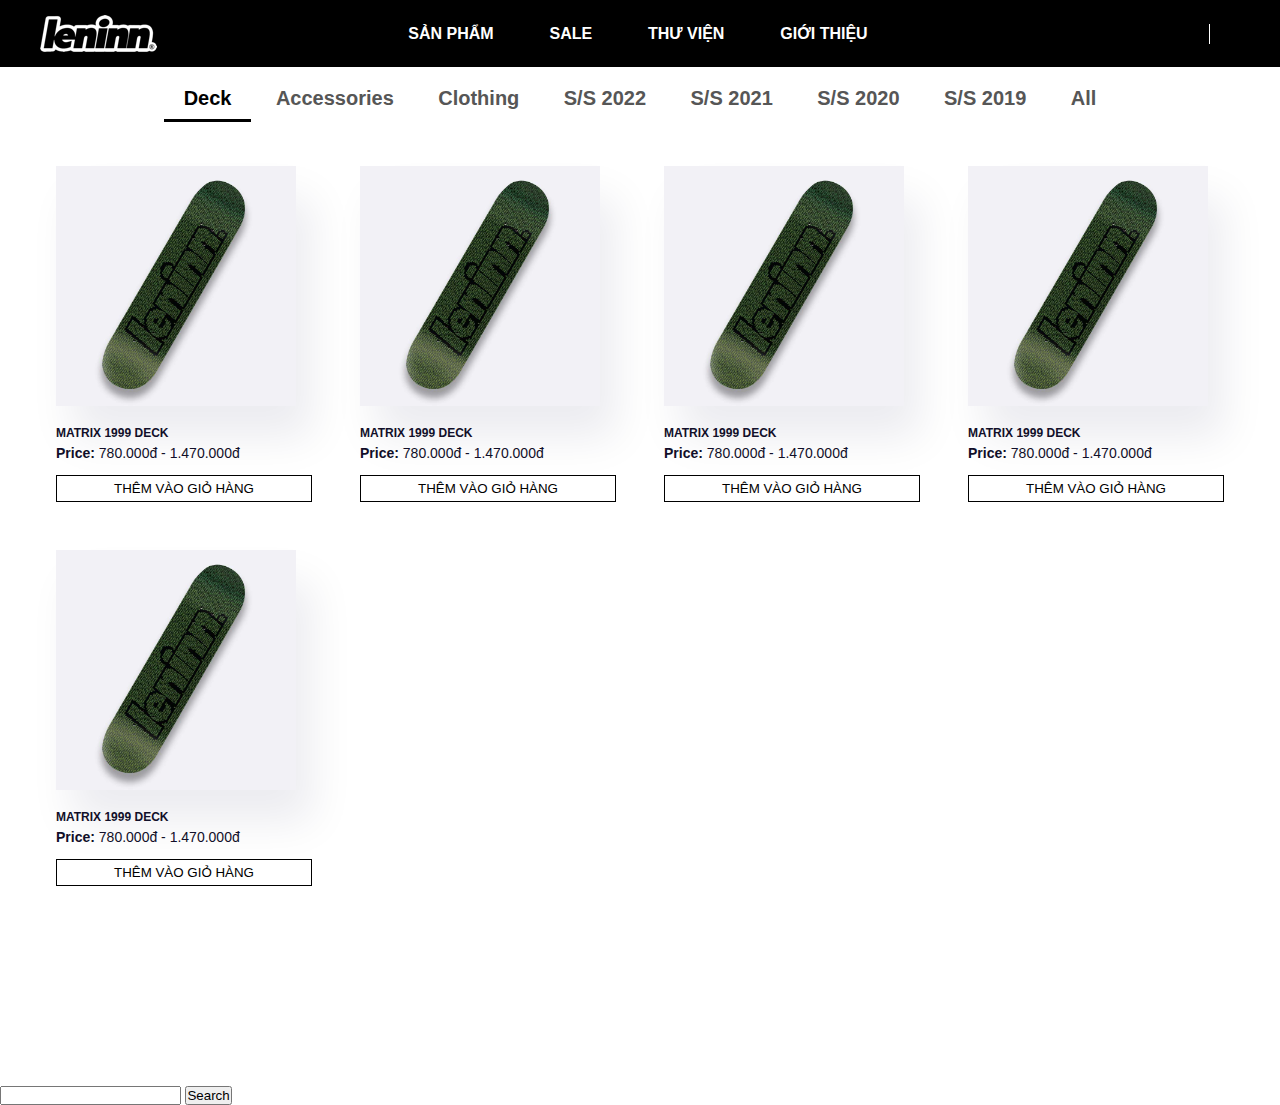
<file: index.html>
<!DOCTYPE html>
<html lang="en">

<head>
    <meta charset="UTF-8">
    <meta http-equiv="X-UA-Compatible" content="IE=edge">
    <meta name="viewport" content="width=device-width, initial-scale=1.0">
    <link rel="stylesheet" href="style.css">
    <link rel="stylesheet" href="https://cdnjs.cloudflare.com/ajax/libs/font-awesome/6.3.0/css/all.min.css"
        integrity="sha512-SzlrxWUlpfuzQ+pcUCosxcglQRNAq/DZjVsC0lE40xsADsfeQoEypE+enwcOiGjk/bSuGGKHEyjSoQ1zVisanQ=="
        crossorigin="anonymous" referrerpolicy="no-referrer" />
    <title>Buổi 5</title>
</head>

<body>
    <div class="container">
        <!-- Menu -->
        <div class="top-menu">
            <img src="./images/logo.png" alt="logo">

            <div class="page">
                <a href="#">SẢN PHẨM</a>
                <a href="#">SALE</a>
                <a href="#">THƯ VIỆN</a>
                <a href="#">GIỚI THIỆU</a>
            </div>

            <div class="icon">
                <i class="fa-solid fa-magnifying-glass"></i>
                <a href="cart.html">
                    <i class="fa-solid fa-cart-shopping"></i>
                </a>
                <a href="login.html">
                    <i class="fa-solid fa-user" id="users"></i>
                </a>
                <div class="lines"></div>
                <i class="fa-solid fa-globe"></i>
            </div>
        </div>

        <!-- Main -->
        <div class="main">
            <!-- Selector -->
            <div class="selectors">
                <a href="#" class="highlight">Deck</a>
                <a href="#">Accessories</a>
                <a href="#">Clothing</a>
                <a href="#">S/S 2022</a>
                <a href="#">S/S 2021</a>
                <a href="#">S/S 2020</a>
                <a href="#">S/S 2019</a>
                <a href="#">All</a>
            </div>

            <!-- Render products -->
            <div id="products">
                <div class="card"><img class="img-container" src="images/matrix-1999-1.jpg">
                    <div class="container">
                        <h5>MATRIX 1999 DECK</h5>
                        <h6><b>Price: </b>780.000đ - 1.470.000đ</h6><button
                            onclick="addToCart('MATRIX 1999 DECK')">Thêm vào giỏ hàng</button>
                    </div>
                </div>
                <div class="card"><img class="img-container" src="images/matrix-1999-1.jpg">
                    <div class="container">
                        <h5>MATRIX 1999 DECK</h5>
                        <h6><b>Price: </b>780.000đ - 1.470.000đ</h6><button
                            onclick="addToCart('MATRIX 1999 DECK')">Thêm vào giỏ hàng</button>
                    </div>
                </div>
                <div class="card"><img class="img-container" src="images/matrix-1999-1.jpg">
                    <div class="container">
                        <h5>MATRIX 1999 DECK</h5>
                        <h6><b>Price: </b>780.000đ - 1.470.000đ</h6><button
                            onclick="addToCart('MATRIX 1999 DECK')">Thêm vào giỏ hàng</button>
                    </div>
                </div>
                <div class="card"><img class="img-container" src="images/matrix-1999-1.jpg">
                    <div class="container">
                        <h5>MATRIX 1999 DECK</h5>
                        <h6><b>Price: </b>780.000đ - 1.470.000đ</h6><button
                            onclick="addToCart('MATRIX 1999 DECK')">Thêm vào giỏ hàng</button>
                    </div>
                </div>
                <div class="card"><img class="img-container" src="images/matrix-1999-1.jpg">
                    <div class="container">
                        <h5>MATRIX 1999 DECK</h5>
                        <h6><b>Price: </b>780.000đ - 1.470.000đ</h6><button
                            onclick="addToCart('MATRIX 1999 DECK')">Thêm vào giỏ hàng</button>
                    </div>
                </div>
            </div>
            <div class="search">
                <input type="text" id="searchInput">
                <button onclick="search()">Search</button>
            </div>
        </div>
    </div>
    <script src="index.js"></script>
</body>

</html>
</file>
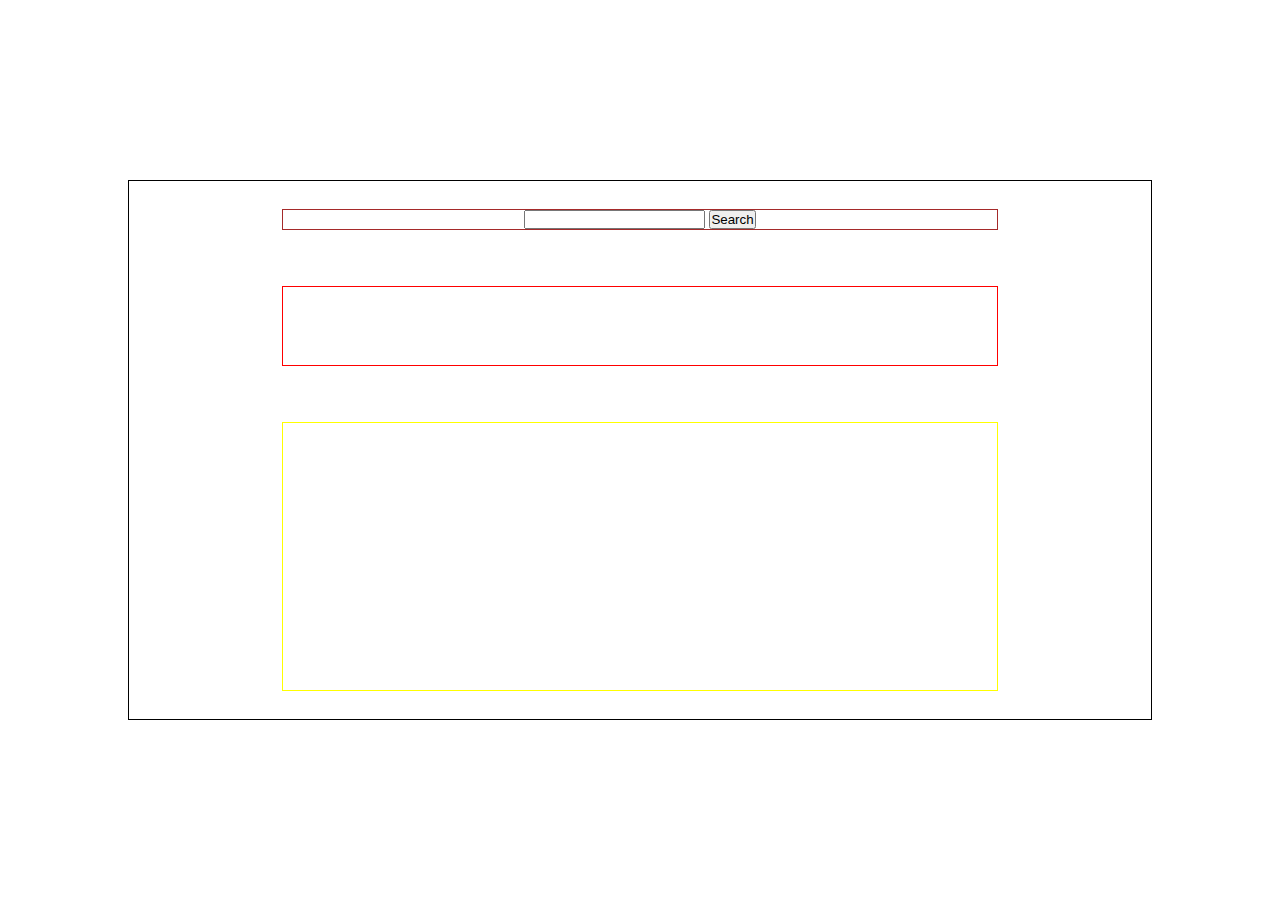
<file: wheather-api/index.html>
<!DOCTYPE html>
<html lang="en">
<head>
    <meta charset="UTF-8">
    <meta http-equiv="X-UA-Compatible" content="IE=edge">
    <meta name="viewport" content="width=device-width, initial-scale=1.0">
    <link rel="stylesheet" href="style.css">
    <title>Document</title>
</head>
<body>
    <div class="main">
     <div id="search">
        <input type="text" id="searchInput">
        <button onclick="search()">Search</button>
     </div>   
     <div id="name-country">

     </div>
     <div id="condition">
        
     </div>
    </div>
    <script src="index1.js"></script>
</body>
</html>
</file>
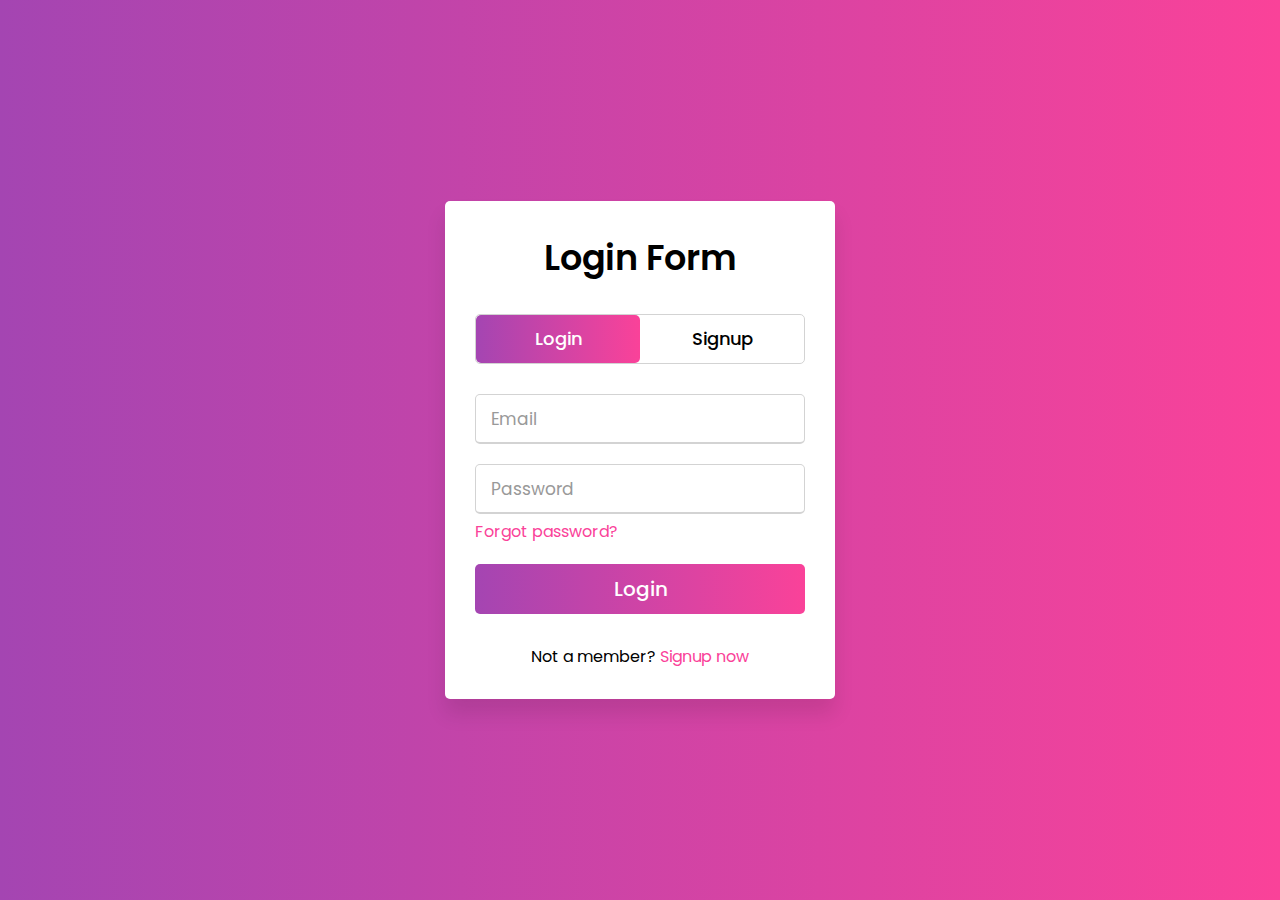
<file: spck/login2.html>
<!DOCTYPE html>
<html lang="en" dir="ltr">
   <head>
      <meta charset="utf-8">
      <title>Login </title>
      <link rel="stylesheet" href="login2.css">
      <meta name="viewport" content="width=device-width, initial-scale=1.0">
   </head>
   <body>
      <div class="wrapper">
         <div class="title-text">
            <div class="title login">
               Login Form
            </div>
            <div class="title signup">
               Signup Form
            </div>
         </div>
         <div class="form-container">
            <div class="slide-controls">
               <input type="radio" name="slide" id="login" checked>
               <input type="radio" name="slide" id="signup">
               <label for="login" class="slide login">Login</label>
               <label for="signup" class="slide signup">Signup</label>
               <div class="slider-tab"></div>
            </div>
            <div class="form-inner">
               <form action="#" class="login">
                  <div class="field">
                     <input type="text" placeholder="Email " required>
                  </div>
                  <div class="field">
                     <input type="password" placeholder="Password" required>
                  </div>
                  <div class="pass-link">
                     <a href="#">Forgot password?</a>
                  </div>
                  <div class="field btn">
                     <div class="btn-layer"></div>
                     <input type="submit" value="Login">
                  </div>
                  <div class="signup-link">
                     Not a member? <a href="">Signup now</a>
                  </div>
               </form>
               <form action="#" class="signup">
                  <div class="field">
                     <input type="text" placeholder="Email " required>
                  </div>
                  <div class="field">
                     <input type="password" placeholder="Password" required>
                  </div>
                  <div class="field">
                     <input type="password" placeholder="Confirm password" required>
                  </div>
                  <div class="field btn">
                     <div class="btn-layer"></div>
                     <input type="submit" value="Signup">
                  </div>
               </form>
            </div>
         </div>
      </div>
      <script>
         const loginText = document.querySelector(".title-text .login");
         const loginForm = document.querySelector("form.login");
         const loginBtn = document.querySelector("label.login");
         const signupBtn = document.querySelector("label.signup");
         const signupLink = document.querySelector("form .signup-link a");
         signupBtn.onclick = (()=>{
           loginForm.style.marginLeft = "-50%";
           loginText.style.marginLeft = "-50%";
         });
         loginBtn.onclick = (()=>{
           loginForm.style.marginLeft = "0%";
           loginText.style.marginLeft = "0%";
         });
         signupLink.onclick = (()=>{
           signupBtn.click();
           return false;
         });
      </script>
   </body>
</html>
</file>
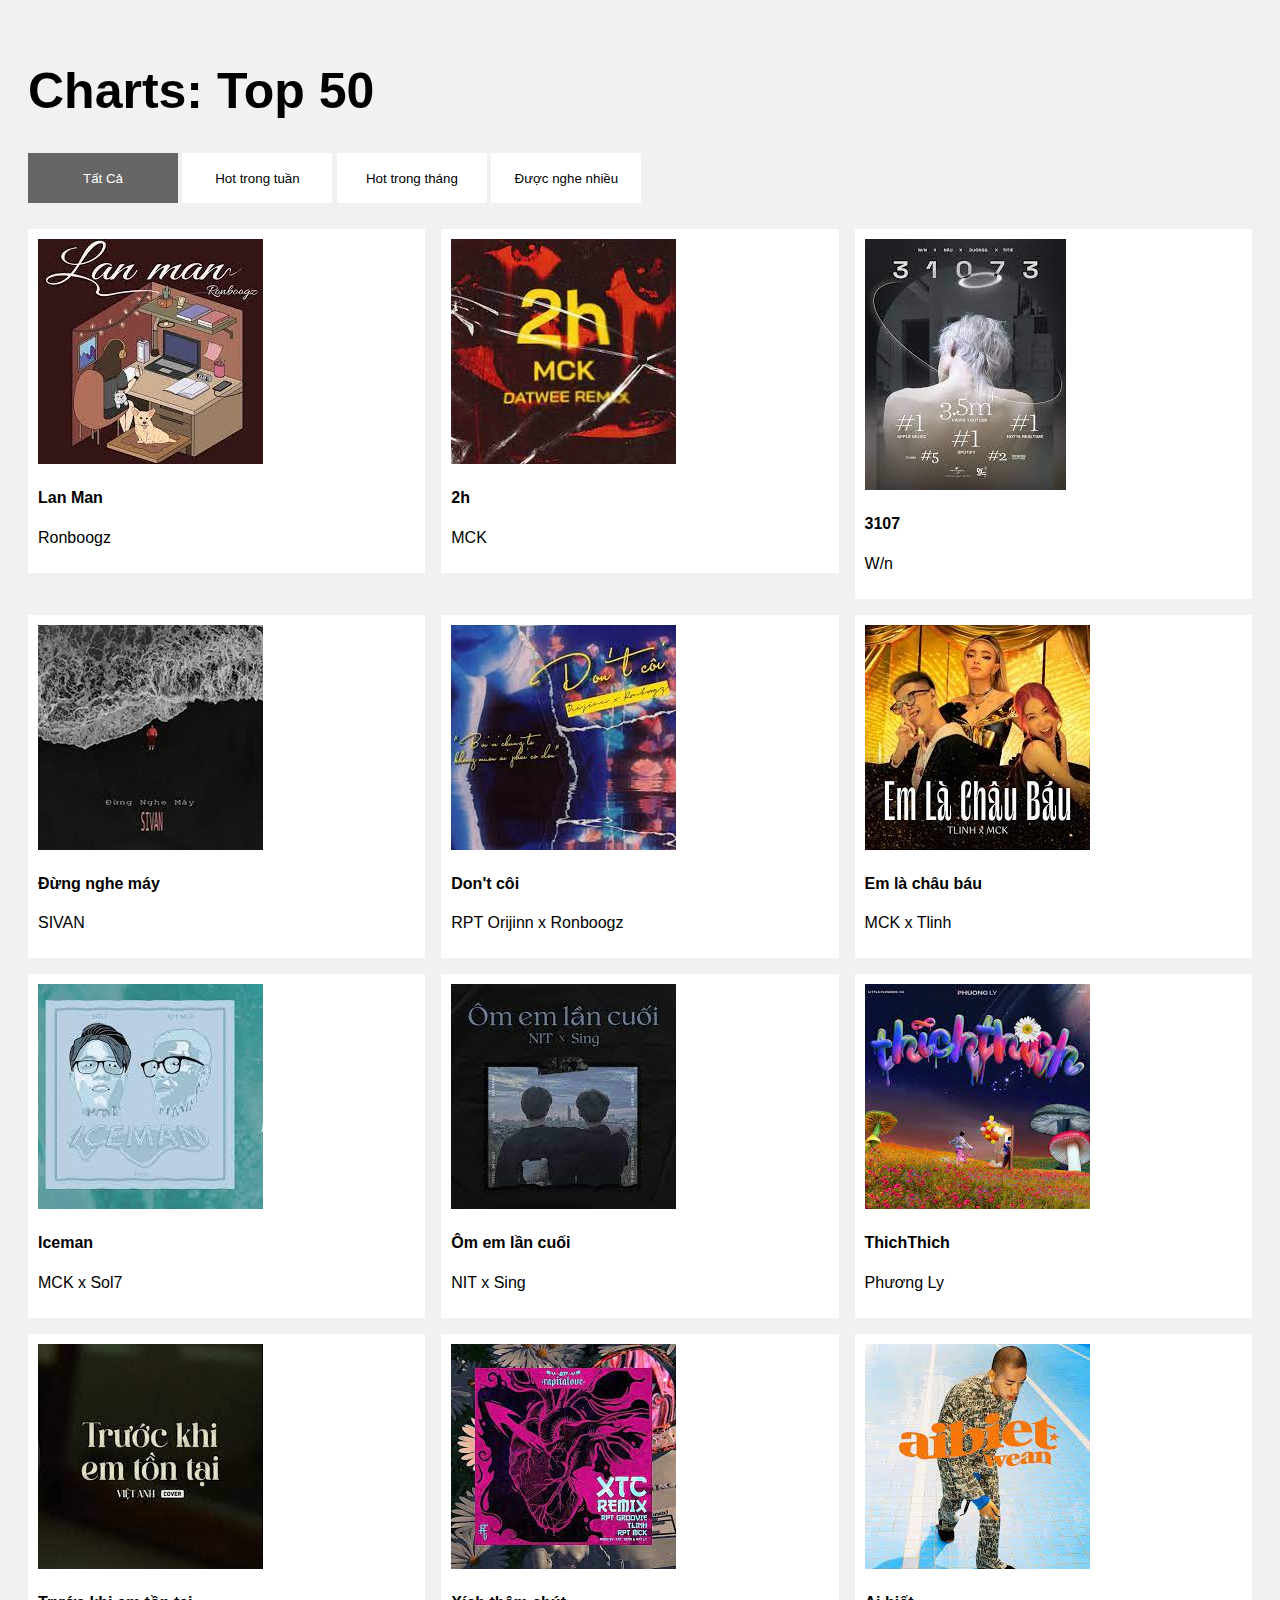
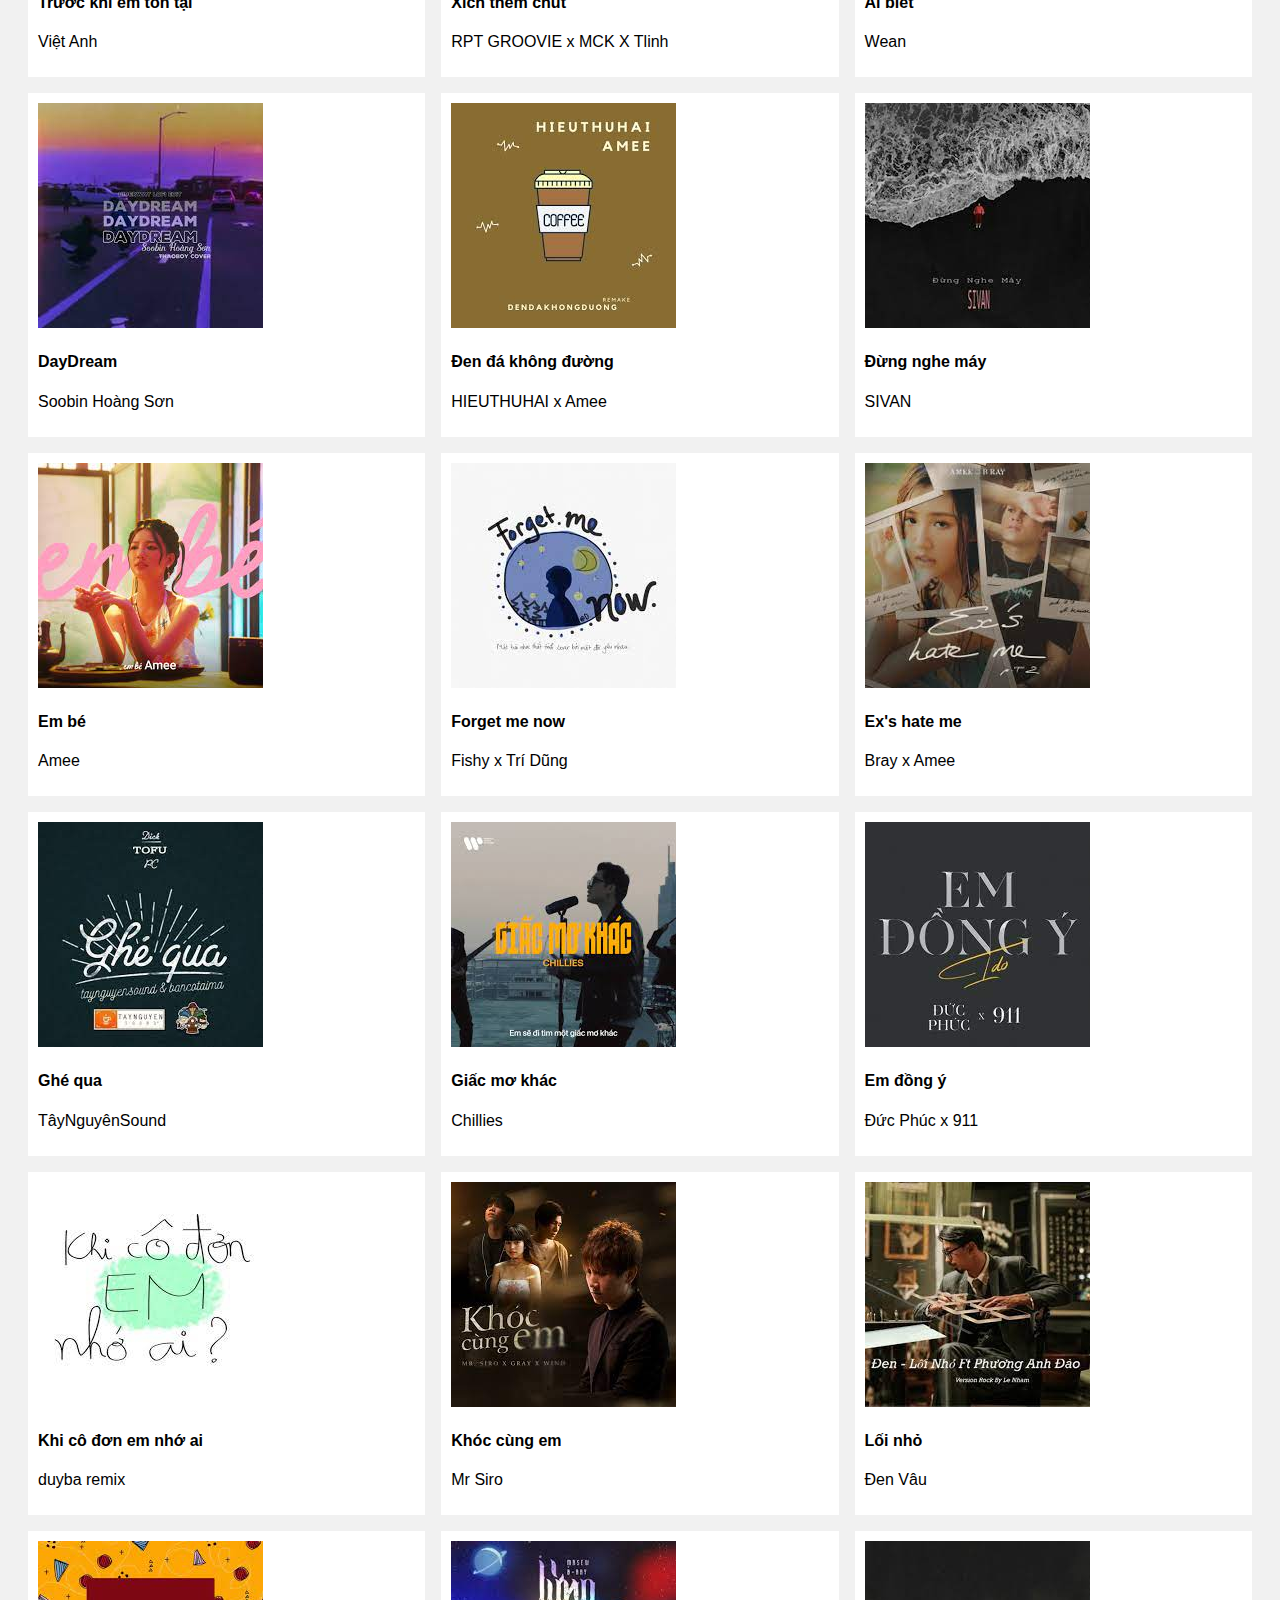
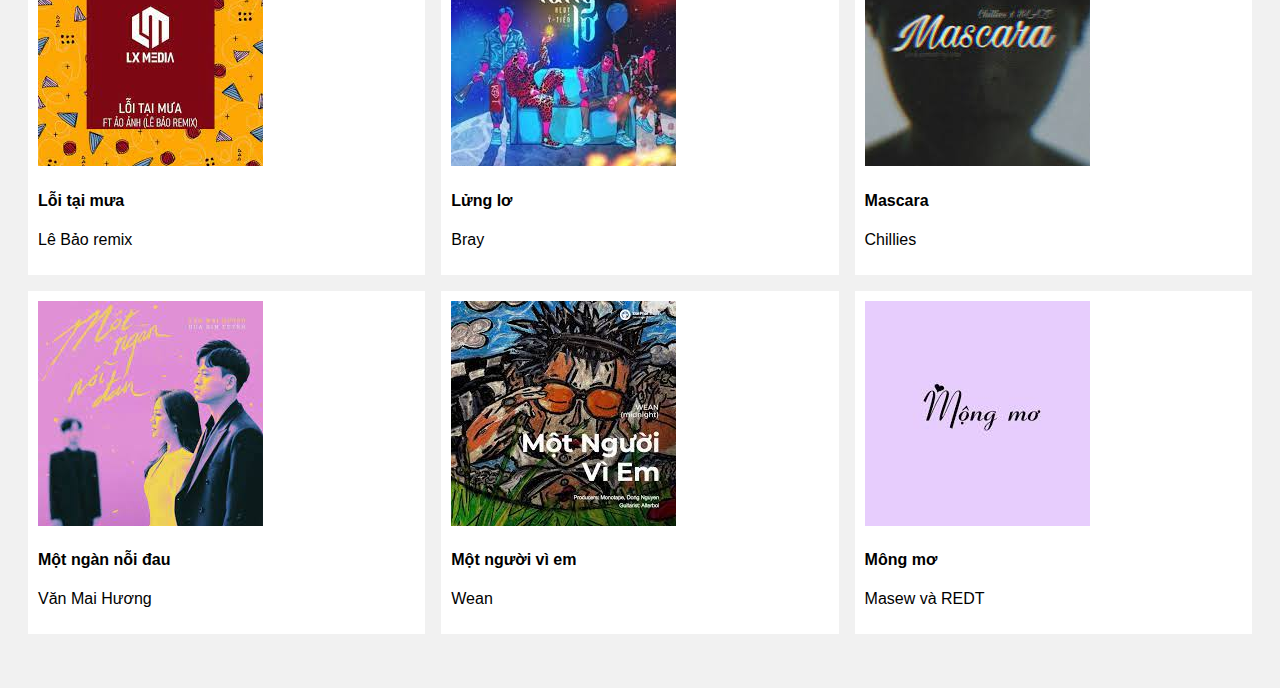
<file: spck/new-hot.html>
<!DOCTYPE html>
<html lang="en">
<head>
    <meta charset="UTF-8">
    <meta name="viewport" content="width=device-width, initial-scale=1.0">
    <link rel="stylesheet" href="top50.css">
    <title>Document</title>
</head>
<body>
    <h1>Charts: Top 50</h1>
    <div id="myBtnContainer">
        <button class="btn active" onclick="filterSelection('all')"> Tất Cả</button>
        <button class="btn" onclick="filterSelection('nature')"> Hot trong tuần</button>
        <button class="btn" onclick="filterSelection('cars')"> Hot trong tháng </button>
        <button class="btn" onclick="filterSelection('people')"> Được nghe nhiều</button>
    </div>
      
   
      <div class="row">
        <div class="column nature">
          <div class="content">
            <img src="./images/Lanman.jfif"  >
            <h4>Lan Man</h4>
            <p>Ronboogz</p>
          </div>
        </div>
        <div class="column nature">
          <div class="content">
          <img src="./images/2h.jfif" >
            <h4>2h</h4>
            <p>MCK</p>
          </div>
        </div>
        <div class="column nature">
          <div class="content">
          <img src="images/3107.jfif"  >
            <h4>3107</h4>
            <p>W/n</p>
          </div>
        </div>
        
        <div class="column cars">
          <div class="content">
            <img src="./images/dnm.jfif"  >
            <h4>Đừng nghe máy</h4>
            <p>SIVAN</p>
          </div>
        </div>
        <div class="column cars">
          <div class="content">
          <img src="./images/don'tcoi.jfif"  >
            <h4>Don't côi</h4>
            <p>RPT Orijinn x Ronboogz</p>
          </div>
        </div>
        <div class="column cars">
          <div class="content">
          <img src="./images/elcb.jfif"  >
            <h4>Em là châu báu</h4>
            <p>MCK x Tlinh</p>
          </div>
        </div>
        <div class="column people">
          <div class="content">
            <img src="./images/iceman1.jfif"  >
            <h4>Iceman</h4>
            <p>MCK x Sol7</p>
          </div>
        </div>
        <div class="column people">
          <div class="content">
          <img src="./images/oelc.jfif"  >
            <h4>Ôm em lần cuối</h4>
            <p>NIT x Sing</p>
          </div>
        </div>
        <div class="column people">
          <div class="content">
          <img src="./images/thichthich.jfif"  >
            <h4>ThichThich</h4>
            <p>Phương Ly</p>
          </div>
        </div>
        <div class="column people">
            <div class="content">
              <img src="./images/tkett.jfif"  >
              <h4>Trước khi em tồn tại</h4>
              <p>Việt Anh</p>
            </div>
        </div>
        <div class="column people">
            <div class="content">
            <img src="./images/xtc.jfif"  >
              <h4>Xích thêm chút</h4>
              <p>RPT GROOVIE x MCK X Tlinh</p>
             </div>
        </div>
          <div class="column people">
            <div class="content">
            <img src="./images/aibiet.jfif"  >
              <h4>Ai biết</h4>
              <p>Wean</p>
            </div>
        </div>
        <div class="column people">
            <div class="content">
              <img src="./images/daydream.jfif"  >
              <h4>DayDream</h4>
              <p>Soobin Hoàng Sơn </p>
            </div>
        </div>
        <div class="column people">
            <div class="content">
            <img src="./images/ddkd.jfif"  >
              <h4>Đen đá không đường</h4>
              <p>HIEUTHUHAI x Amee</p>
             </div>
        </div>
          <div class="column people">
            <div class="content">
            <img src="./images/dnm.jfif"  >
              <h4>Đừng nghe máy</h4>
              <p> SIVAN</p>
            </div>
        </div>
        <div class="column people">
            <div class="content">
              <img src="./images/embe.jfif"  >
              <h4>Em bé</h4>
              <p>Amee</p>
            </div>
        </div>
        <div class="column people">
            <div class="content">
            <img src="./images/forgetmenow.jfif"  >
              <h4>Forget me now</h4>
              <p>Fishy x Trí Dũng</p>
             </div>
        </div>
          <div class="column people">
            <div class="content">
            <img src="./images/exhateme.jfif"  >
              <h4>Ex's hate me</h4>
              <p>Bray x Amee</p>
            </div>
        </div>
        <div class="column people">
            <div class="content">
              <img src="./images/ghequa.jfif"  >
              <h4>Ghé qua</h4>
              <p>TâyNguyênSound</p>
            </div>
        </div>
        <div class="column people">
            <div class="content">
            <img src="./images/gmk2.jfif"  >
              <h4>Giấc mơ khác</h4>
              <p>Chillies</p>
             </div>
        </div>
          <div class="column people">
            <div class="content">
            <img src="./images/ido.jfif"  >
              <h4>Em đồng ý</h4>
              <p>Đức Phúc x 911</p>
            </div>
        </div>
        <div class="column people">
            <div class="content">
              <img src="./images/kcdena.jfif"  >
              <h4>Khi cô đơn em nhớ ai</h4>
              <p>duyba remix</p>
            </div>
        </div>
        <div class="column people">
            <div class="content">
            <img src="./images/kce.jfif"  >
              <h4>Khóc cùng em</h4>
              <p>Mr Siro</p>
             </div>
        </div>
          <div class="column people">
            <div class="content">
            <img src="./images/loinho.jfif"  >
              <h4>Lối nhỏ</h4>
              <p>Đen Vâu</p>
            </div>
        </div>
        <div class="column people">
            <div class="content">
              <img src="./images/ltm.jfif"  >
              <h4>Lỗi tại mưa</h4>
              <p>Lê Bảo remix</p>
            </div>
        </div>
        <div class="column people">
            <div class="content">
            <img src="./images/lunglo.jfif" >
              <h4>Lửng lơ</h4>
              <p>Bray</p>
             </div>
        </div>
          <div class="column people">
            <div class="content">
            <img src="./images/mascara.jfif"  >
              <h4>Mascara</h4>
              <p>Chillies</p>
            </div>
        </div>
        <div class="column people">
            <div class="content">
              <img src="./images/mnnd.jfif"  >
              <h4>Một ngàn nỗi đau</h4>
              <p>Văn Mai Hương</p>
            </div>
        </div>
        <div class="column people">
            <div class="content">
            <img src="./images/mnve.jfif"  >
              <h4>Một người vì em</h4>
              <p>Wean</p>
             </div>
        </div>
          <div class="column people">
            <div class="content">
            <img src="./images/mongmo.jfif"  >
              <h4>Mông mơ</h4>
              <p>Masew và REDT</p>
            </div>
        </div>
   </div>

        <script src="top50.js"></script>
</body>
</html>
</file>
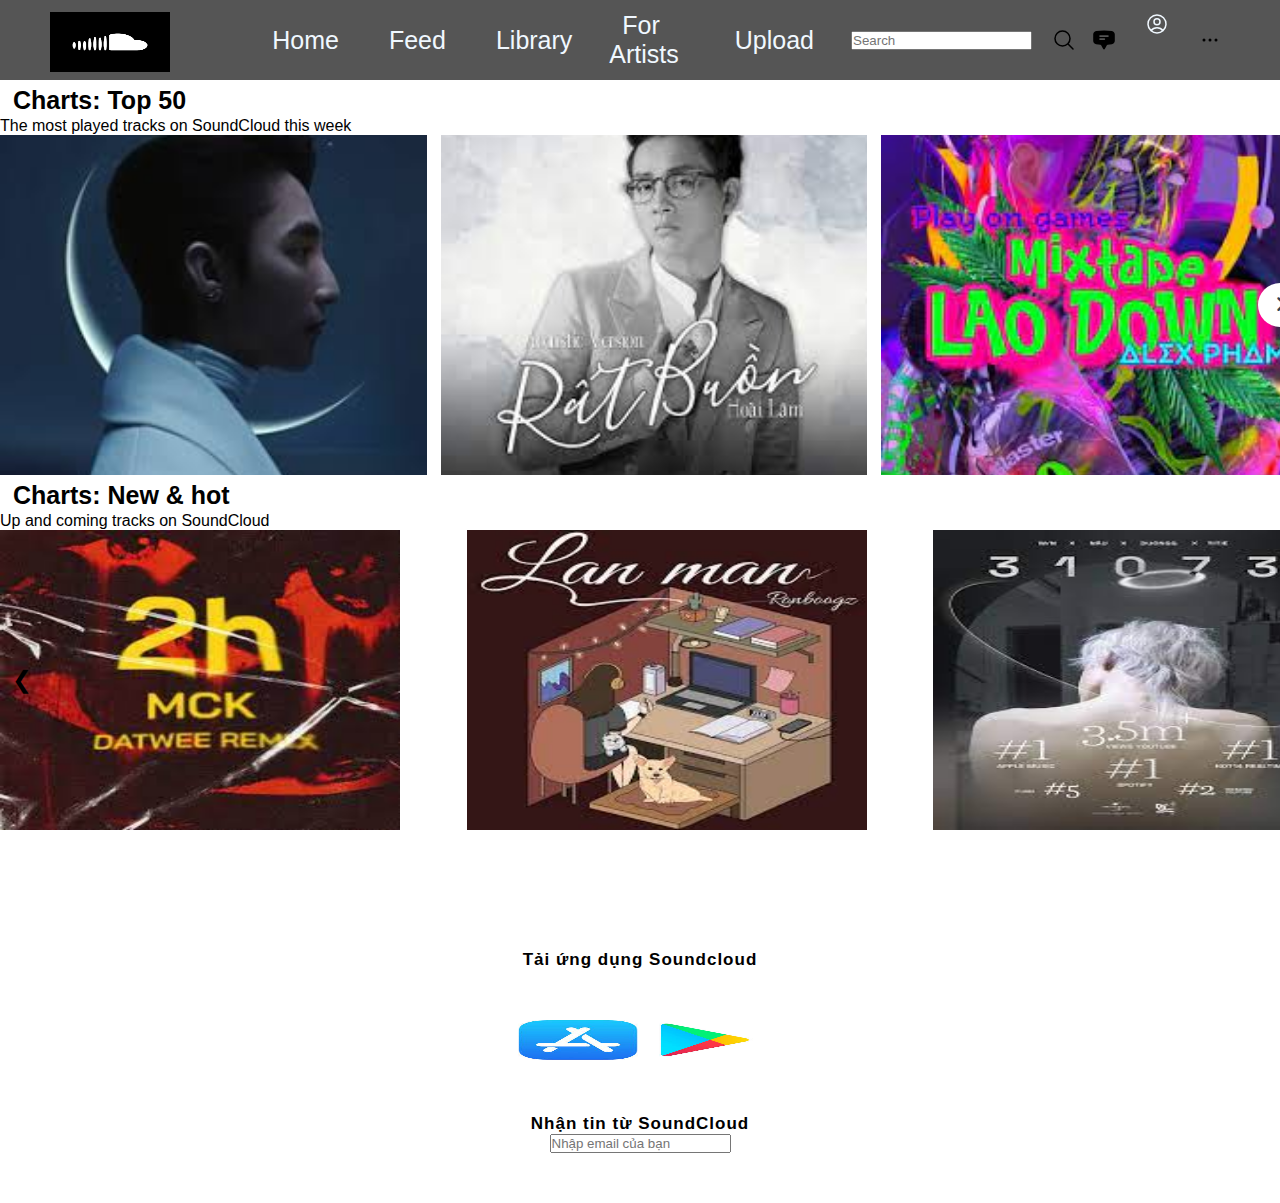
<file: spck/spck.html>
<!DOCTYPE html>
<!-- Coding By CodingNepal - youtube.com/codingnepal -->
<html lang="en" dir="ltr">
  <head>
    <meta charset="utf-8">
    <title>Draggable Image Slider | CodingNepal</title>
    <link rel="stylesheet" href="spck.css">
    <meta name="viewport" content="width=device-width, initial-scale=1.0">
    <link rel="stylesheet" href="https://cdnjs.cloudflare.com/ajax/libs/font-awesome/6.2.0/css/all.min.css">
    <script src="spck.js" defer></script>
  </head>
  <body>
    <header>
        <div class="logo">
            <img src="[data-uri]">
        </div>
        <div class="menu">
            <li><a href="#">Home</a></li>
            <li><a href="#">Feed</a></li>
            <li><a href="#">Library</a></li>
            <li><a href="#">For Artists</a></li>
            <li><a href="#">Upload</a></li>
        </div>
        <div class="others">
             <li><input type="text" placeholder="Search"> <i class="site-header_search-input"></i></li>
        </div>
        <div class="icon-bar">   
              <svg xmlns="http://www.w3.org/2000/svg" fill="none" viewBox="0 0 24 24" stroke-width="1.5" stroke="currentColor" class="w-6 h-6">
                <path stroke-linecap="round" stroke-linejoin="round" d="M21 21l-5.197-5.197m0 0A7.5 7.5 0 105.196 5.196a7.5 7.5 0 0010.607 10.607z" />
              </svg>             
              <svg xmlns="http://www.w3.org/2000/svg" viewBox="0 0 20 20" fill="currentColor" class="w-5 h-5">
                <path fill-rule="evenodd" d="M10 2c-2.236 0-4.43.18-6.57.524C1.993 2.755 1 4.014 1 5.426v5.148c0 1.413.993 2.67 2.43 2.902 1.168.188 2.352.327 3.55.414.28.02.521.18.642.413l1.713 3.293a.75.75 0 001.33 0l1.713-3.293a.783.783 0 01.642-.413 41.102 41.102 0 003.55-.414c1.437-.231 2.43-1.49 2.43-2.902V5.426c0-1.413-.993-2.67-2.43-2.902A41.289 41.289 0 0010 2zM6.75 6a.75.75 0 000 1.5h6.5a.75.75 0 000-1.5h-6.5zm0 2.5a.75.75 0 000 1.5h3.5a.75.75 0 000-1.5h-3.5z" clip-rule="evenodd" />
               </svg>             
              <a href="login2.html"><svg xmlns="http://www.w3.org/2000/svg" fill="none" viewBox="0 0 24 24" stroke-width="1.5" stroke="currentColor" class="w-6 h-6" >
                <path stroke-linecap="round" stroke-linejoin="round" d="M17.982 18.725A7.488 7.488 0 0012 15.75a7.488 7.488 0 00-5.982 2.975m11.963 0a9 9 0 10-11.963 0m11.963 0A8.966 8.966 0 0112 21a8.966 8.966 0 01-5.982-2.275M15 9.75a3 3 0 11-6 0 3 3 0 016 0z"  />
              </svg> </a>
               <svg xmlns="http://www.w3.org/2000/svg" fill="none" viewBox="0 0 24 24" stroke-width="1.5" stroke="currentColor" class="w-6 h-6">
                <path stroke-linecap="round" stroke-linejoin="round" d="M6.75 12a.75.75 0 11-1.5 0 .75.75 0 011.5 0zM12.75 12a.75.75 0 11-1.5 0 .75.75 0 011.5 0zM18.75 12a.75.75 0 11-1.5 0 .75.75 0 011.5 0z" />
              </svg>
        </div>           
        
    </header>
    <h1><a href="top50.html">Charts: Top 50</a></h1>
    <p>The most played tracks on SoundCloud this week</p>
    <div class="wrapper">
      <i id="left" class="fa-solid fa-angle-left"></i>
      <div class="carousel1">       
        <img src="./images/makingmyway.jfif" alt="img" draggable="false">
        <img src="./images/ratbuon.jfif" alt="img" draggable="false">
        <img src="./images/laodown.jfif" alt="img" draggable="false">
        <img src="./images/lebao.jfif" alt="img" draggable="false">
        <img src="./images/overtired.jfif" alt="img" draggable="false">
        <img src="./images/kyxđn.jfif" alt="img" draggable="false">
        <img src="./images/taivisao.jfif" alt="img" draggable="false">
        <img src="./images/cmdnt.jfif" alt="img" draggable="false">
        <img src="./images/giayphut.jfif" alt="img" draggable="false">
      </div>
      <i id="right" class="fa-solid fa-angle-right"></i>
    </div>
    <h1><a href="new-hot.html">Charts: New & hot</a></h1>
    <p>Up and coming tracks on SoundCloud</p>
    <div class="carousel">
      <div class="carousel-container">
        <div class="slide">
          <img src="./images/2h.jfif" alt="Slide 1" width=100%>
        </div>
        <div class="slide">
          <img src="./images/Lanman.jfif" alt="Slide 2" >
        </div>
        <div class="slide">
          <img src="./images/3107.jfif" alt="Slide 3" width=100%>
        </div>
        <div class="slide">
          <img src="./images/don'tcoi.jfif" alt="Slide 4" width=100%>
        </div>
        <div class="slide">
          <img src="./images/iceman.jfif" alt="Slide 5" width=100%>
        </div>
        <div class="slide">
          <img src="./images/elcb.jfif" alt="Slide 6" width=100%>
        </div>
        <div class="slide">
          <img src="./images/aibiet.jfif" alt="Slide 6" width=100%>
        </div>
        <div class="slide">
          <img src="./images/embe.jfif" alt="Slide 6" width=100%>
        </div>
      </div>
      <button class="carousel-prev-btn">&#10094;</button>
      <button class="carousel-next-btn">&#10095;</button>
    </div>
  <section class="app-container">
     <p>Tải ứng dụng Soundcloud</p>
     <div class="app">
      <img src="[data-uri]">
      <img src="[data-uri]">
    </div>
  <p>Nhận tin từ SoundCloud</p>
  <input type="text" placeholder="Nhập email của bạn">
  </section>

</body>
</html>
</file>
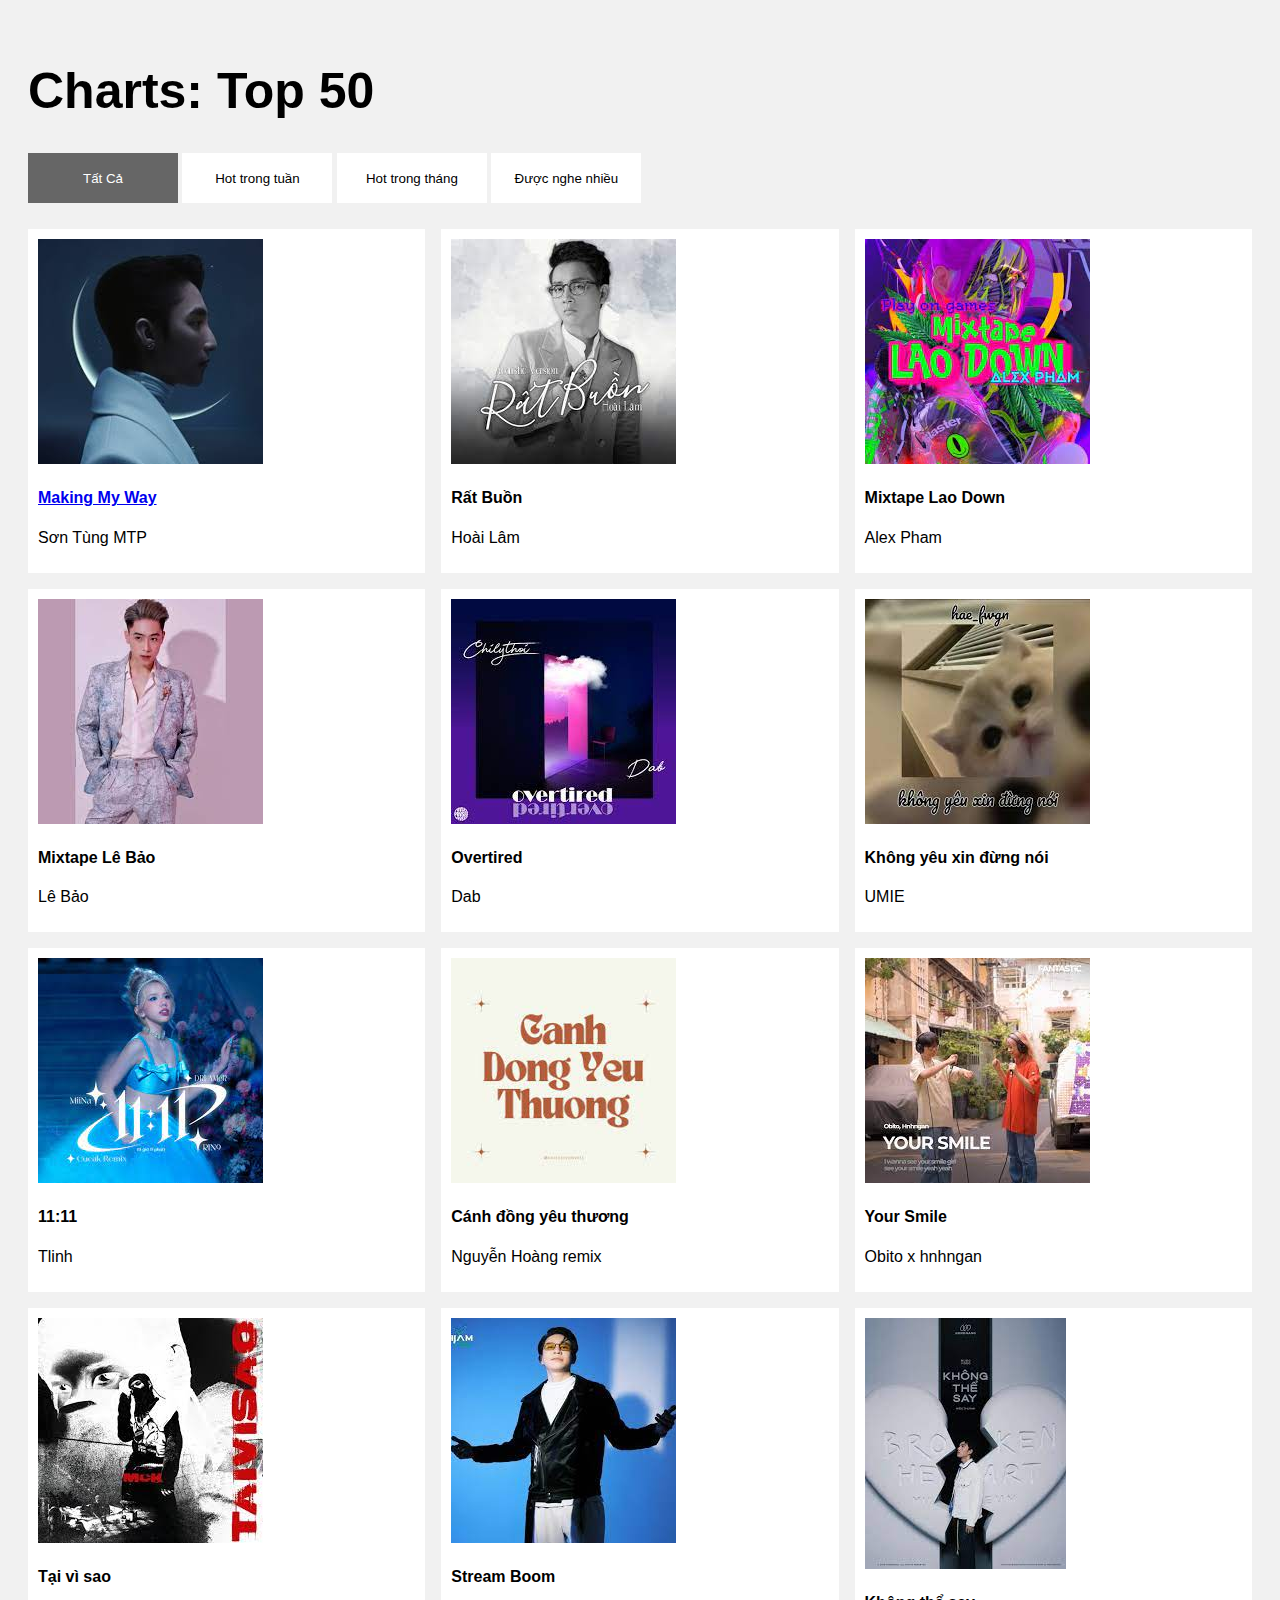
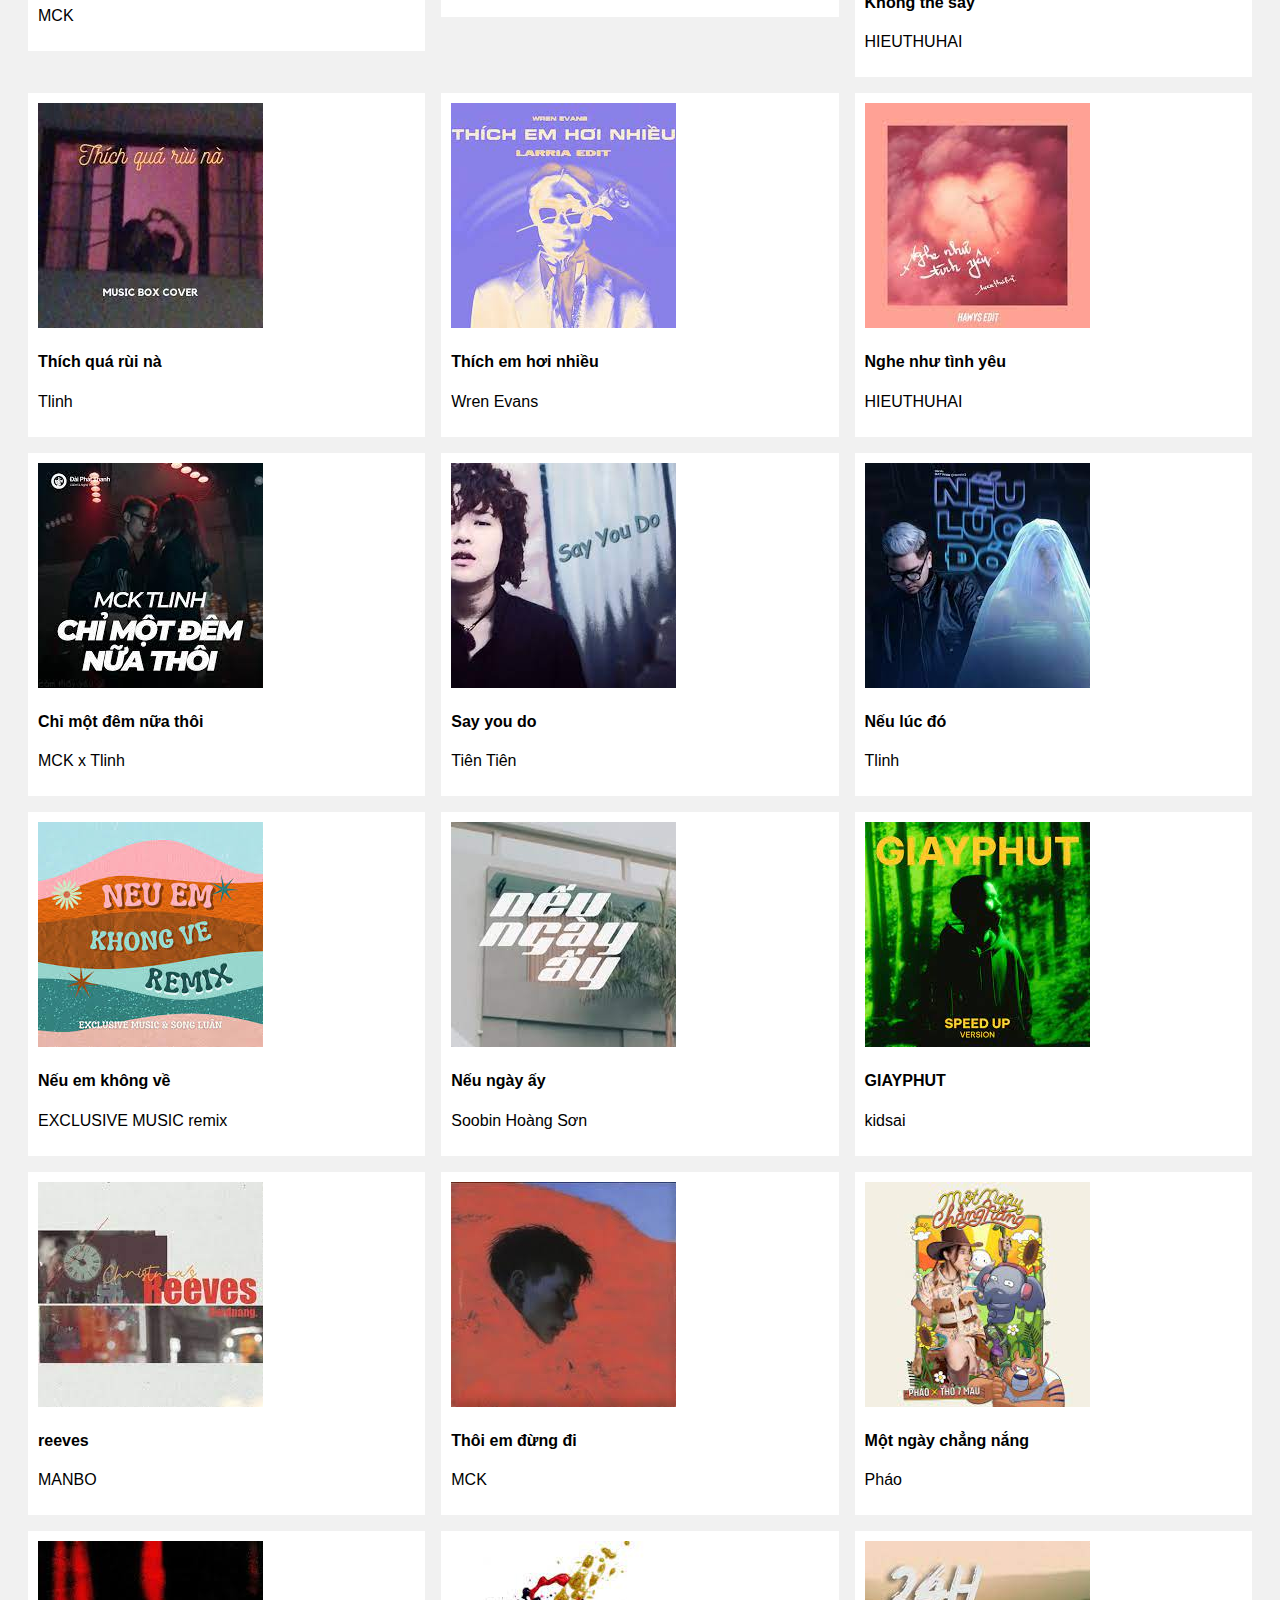
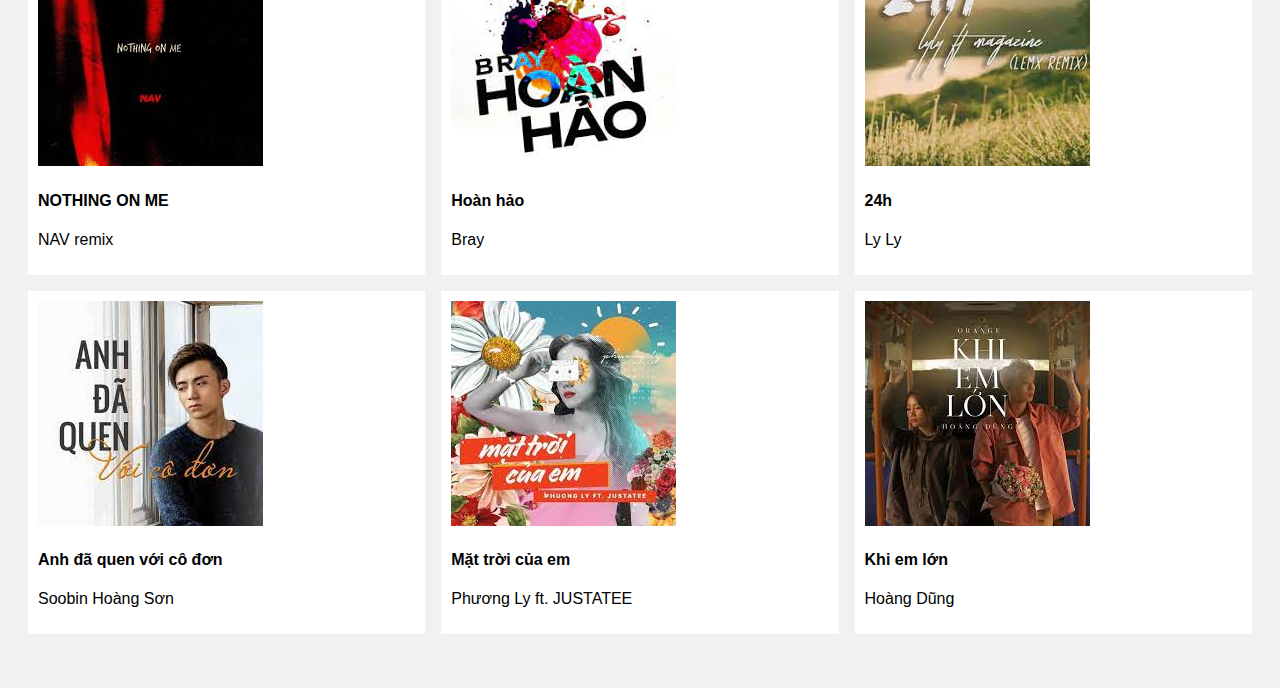
<file: spck/top50.html>
<!DOCTYPE html>
<html lang="en">
<head>
    <meta charset="UTF-8">
    <meta name="viewport" content="width=device-width, initial-scale=1.0">
    <link rel="stylesheet" href="top50.css">
    <title>Document</title>
</head>
<body>
    <h1>Charts: Top 50</h1>
    <div id="myBtnContainer">
        <button class="btn active" onclick="filterSelection('all')"> Tất Cả</button>
        <button class="btn" onclick="filterSelection('nature')"> Hot trong tuần</button>
        <button class="btn" onclick="filterSelection('cars')"> Hot trong tháng </button>
        <button class="btn" onclick="filterSelection('people')"> Được nghe nhiều</button>
    </div>
      
   
      <div class="row">
        <div class="column nature">
          <div class="content">
            <img src="./images/makingmyway.jfif" alt="Mountains" >
          <a href="making my way.html">  <h4>Making My Way</h4> </a>
            <p> Sơn Tùng MTP</p>
          </div>
        </div>
        <div class="column nature">
          <div class="content">
          <img src="./images/ratbuon.jfif" alt="Lights" >
            <h4>Rất Buồn</h4>
            <p> Hoài Lâm</p>
          </div>
        </div>
        <div class="column nature">
          <div class="content">
          <img src="images/laodown.jfif" alt="Nature" >
            <h4>Mixtape Lao Down</h4>
            <p> Alex Pham</p>
          </div>
        </div>
        
        <div class="column nature">
          <div class="content">
            <img src="./images/lebao.jfif" alt="Car" >
            <h4>Mixtape Lê Bảo</h4>
            <p> Lê Bảo</p>
          </div>
        </div>
        <div class="column nature">
          <div class="content">
          <img src="./images/overtired.jfif" alt="Car" >
            <h4>Overtired</h4>
            <p> Dab</p>
          </div>
        </div>
        <div class="column nature">
          <div class="content">
          <img src="./images/kyxđn.jfif" alt="Car" >
            <h4>Không yêu xin đừng nói</h4>
            <p> UMIE</p>
          </div>
        </div>
        <div class="column nature">
          <div class="content">
            <img src="./images/11h11.jfif" alt="Car" >
            <h4>11:11</h4>
            <p> Tlinh</p>
          </div>
        </div>
        <div class="column nature">
          <div class="content">
          <img src="./images/cđyt.jfif" alt="Car" >
            <h4>Cánh đồng yêu thương</h4>
            <p>Nguyễn Hoàng remix</p>
          </div>
        </div>
        <div class="column nature">
          <div class="content">
          <img src="./images/yoursmile.jfif" alt="Car" >
            <h4>Your Smile</h4>
            <p>Obito x hnhngan</p>
          </div>
        </div>
        <div class="column cars">
            <div class="content">
              <img src="./images/taivisao.jfif" alt="Car" >
              <h4>Tại vì sao</h4>
              <p>MCK</p>
            </div>
        </div>
        <div class="column cars">
            <div class="content">
            <img src="./images/boom.jfif" alt="Car" >
              <h4>Stream Boom</h4>
              <p></p>
             </div>
        </div>
          <div class="column cars">
            <div class="content">
            <img src="./images/khongthesay.jfif" alt="Car" >
              <h4>Không thể say</h4>
              <p>HIEUTHUHAI</p>
            </div>
        </div>
        <div class="column cars">
            <div class="content">
              <img src="./images/tqrn.jfif" alt="Car" >
              <h4>Thích quá rùi nà</h4>
              <p>Tlinh</p>
            </div>
        </div>
        <div class="column cars">
            <div class="content">
            <img src="./images/tehn.jfif" alt="Car" >
              <h4>Thích em hơi nhiều</h4>
              <p>Wren Evans </p>
             </div>
        </div>
          <div class="column cars">
            <div class="content">
            <img src="./images/nnty.jfif" alt="Car" >
              <h4>Nghe như tình yêu</h4>
              <p>HIEUTHUHAI</p>
            </div>
        </div>
        <div class="column cars">
            <div class="content">
              <img src="./images/cmdnt.jfif" alt="Car" >
              <h4>Chỉ một đêm nữa thôi</h4>
              <p>MCK x Tlinh</p>
            </div>
        </div>
        <div class="column cars">
            <div class="content">
            <img src="./images/sayyoudo.jfif" alt="Car" >
              <h4>Say you do</h4>
              <p>Tiên Tiên</p>
             </div>
        </div>
          <div class="column cars">
            <div class="content">
            <img src="./images/neulucdo.jfif" alt="Car" >
              <h4>Nếu lúc đó</h4>
              <p>Tlinh</p>
            </div>
        </div>
        <div class="column people">
            <div class="content">
              <img src="./images/nekv.jfif" alt="Car" >
              <h4>Nếu em không về</h4>
              <p>EXCLUSIVE MUSIC remix</p>
            </div>
        </div>
        <div class="column people">
            <div class="content">
            <img src="./images/neungayay.jfif" alt="Car" >
              <h4>Nếu ngày ấy</h4>
              <p>Soobin Hoàng Sơn</p>
             </div>
        </div>
          <div class="column people">
            <div class="content">
            <img src="./images/giayphut.jfif" alt="Car" >
              <h4>GIAYPHUT</h4>
              <p>kidsai</p>
            </div>
        </div>
        <div class="column people">
            <div class="content">
              <img src="./images/reeves.jfif" alt="Car" >
              <h4>reeves</h4>
              <p>MANBO</p>
            </div>
        </div>
        <div class="column people">
            <div class="content">
            <img src="./images/tedd.jfif" alt="Car" >
              <h4>Thôi em đừng đi</h4>
              <p>MCK</p>
             </div>
        </div>
          <div class="column people">
            <div class="content">
            <img src="./images/mncn.jfif" alt="Car" >
              <h4>Một ngày chẳng nắng</h4>
              <p>Pháo</p>
            </div>
        </div>
        <div class="column people">
            <div class="content">
              <img src="./images/nothingonmy.jfif" alt="Car" >
              <h4>NOTHING ON ME</h4>
              <p>NAV remix</p>
            </div>
        </div>
        <div class="column people">
            <div class="content">
            <img src="./images/hoanhao.jfif" alt="Car" >
              <h4>Hoàn hảo</h4>
              <p>Bray</p>
             </div>
        </div>
          <div class="column people">
            <div class="content">
            <img src="./images/24h.jfif" alt="Car" >
              <h4>24h</h4>
              <p>Ly Ly</p>
            </div>
        </div>
        <div class="column people">
            <div class="content">
              <img src="./images/adqvcd.jfif" alt="Car" >
              <h4>Anh đã quen với cô đơn</h4>
              <p>Soobin Hoàng Sơn</p>
            </div>
        </div>
        <div class="column people">
            <div class="content">
            <img src="./images/mtce.jfif" alt="Car" >
              <h4>Mặt trời của em </h4>
              <p>Phương Ly ft. JUSTATEE</p>
             </div>
        </div>
          <div class="column people">
            <div class="content">
            <img src="./images/khiemlon.jfif" alt="Car" >
              <h4>Khi em lớn</h4>
              <p>Hoàng Dũng</p>
            </div>
        </div>
   </div>

        <script src="top50.js"></script>
</body>
</html>
</file>
<file: style.css>
* {
    margin: 0;
    padding: 0;
    box-sizing: border-box;
}

html {
    font-family: sans-serif;
}

a {
    text-decoration: none;
    color: white;
}

.top-menu {
    background-color: black;
    color: white;
    display: grid;
    grid-template-columns: auto auto auto;
    padding: 15px 40px;
}

.top-menu .page {
    display: flex;
    justify-content: space-around;
    align-items: center;
    font-weight: 600;
}

.top-menu .icon {
    display: flex;
    justify-content: flex-end;
    align-items: center;
}

.top-menu .icon i {
    padding: 0 15px;
}

.lines {
    border-right: 1px solid white;
    height: 20px;
}

.selectors a {
    color: rgb(86, 86, 86);
    font-size: 20px;
    font-weight: 600;
    padding: 10px 20px;
}

.selectors {
    text-align: center;
    margin-top: 20px;
}

.highlight {
    color: black !important;
    border-bottom: 3px solid black;
}

#products {
    max-width: 1200px;
    margin: auto;
    display: grid;
    grid-template-columns: auto auto auto auto;
    grid-column-gap: 1em;
    grid-row-gap: 1em;
    padding: 2.5em 0;
}
  
#products .card {
    max-width: 18em;
    padding: 1em;
    border-radius: 5px;
    cursor: pointer;
    transition: transform 0.7s;
}


#products .card .img-container {
    max-width: 100%;
    object-fit: contain;
    height: 15em;
    box-shadow: 1em 2em 2.5em rgba(1, 2, 68, 0.08);
}

#products .card .container {
    padding-top: 1em;
    color: #110f29;
}

#products .card .container {
    padding-top: 1em;
    color: #110f29;
}

#products .card .container h5 {
    font-weight: bolder;
    font-size: 12px;
}

#products .card .container h6 {
    font-weight: 400;
    font-size: 14px;
    padding-top: 5px;
}

#products .card .container button{
    background-color: white;
    border: none;
    border: solid 1px black;
    margin-top: 14px;
    padding: 5px 0px;
    text-transform: uppercase;
    font-weight: 500;
    width: 100%;
    cursor: pointer;
}

#products .card .container button:hover{
    background-color: black;
    color: white;
}

.hide{
    display: none;
}
</file>
<file: wheather-api/style.css>
*{
    padding: 0;
    margin: 0;
    box-sizing: border-box;
}

body{
    width: 100vw;
    height: 100vh;
    display: flex;
    justify-content: center;
    align-items: center;
}

.main{
    border: 1px solid black;
    width: 80%;
    height: 60%;
    display: flex;
    flex-direction: column;
    justify-content: space-around;
    align-items: center;
}

#search{
    border: 1px solid brown;
    width: 70%;
    text-align: center;
}

#name-country{
    border: 1px solid red;
    height: 15%;
    width: 70%;
}

#name-country h3{
    text-align: center;
}

#condition{
    border: 1px solid yellow;
    height: 50%;
    width: 70%;
}

#condition img{
    width: 10%;
}

#condition div{
    width: 40%;
}
</file>
<file: spck/login2.css>
@import url('https://fonts.googleapis.com/css?family=Poppins:400,500,600,700&display=swap');
*{
  margin: 0;
  padding: 0;
  box-sizing: border-box;
  font-family: 'Poppins', sans-serif;
}
html,body{
  display: grid;
  height: 100%;
  width: 100%;
  place-items: center;
  background: -webkit-linear-gradient(left, #a445b2, #fa4299);
}
::selection{
  background: #fa4299;
  color: #fff;
}
.wrapper{
  overflow: hidden;
  max-width: 390px;
  background: #fff;
  padding: 30px;
  border-radius: 5px;
  box-shadow: 0px 15px 20px rgba(0,0,0,0.1);
}
.wrapper .title-text{
  display: flex;
  width: 200%;
}
.wrapper .title{
  width: 50%;
  font-size: 35px;
  font-weight: 600;
  text-align: center;
  transition: all 0.6s cubic-bezier(0.68,-0.55,0.265,1.55);
}
.wrapper .slide-controls{
  position: relative;
  display: flex;
  height: 50px;
  width: 100%;
  overflow: hidden;
  margin: 30px 0 10px 0;
  justify-content: space-between;
  border: 1px solid lightgrey;
  border-radius: 5px;
}
.slide-controls .slide{
  height: 100%;
  width: 100%;
  color: #fff;
  font-size: 18px;
  font-weight: 500;
  text-align: center;
  line-height: 48px;
  cursor: pointer;
  z-index: 1;
  transition: all 0.6s ease;
}
.slide-controls label.signup{
  color: #000;
}
.slide-controls .slider-tab{
  position: absolute;
  height: 100%;
  width: 50%;
  left: 0;
  z-index: 0;
  border-radius: 5px;
  background: -webkit-linear-gradient(left, #a445b2, #fa4299);
  transition: all 0.6s cubic-bezier(0.68,-0.55,0.265,1.55);
}
input[type="radio"]{
  display: none;
}
#signup:checked ~ .slider-tab{
  left: 50%;
}
#signup:checked ~ label.signup{
  color: #fff;
  cursor: default;
  user-select: none;
}
#signup:checked ~ label.login{
  color: #000;
}
#login:checked ~ label.signup{
  color: #000;
}
#login:checked ~ label.login{
  cursor: default;
  user-select: none;
}
.wrapper .form-container{
  width: 100%;
  overflow: hidden;
}
.form-container .form-inner{
  display: flex;
  width: 200%;
}
.form-container .form-inner form{
  width: 50%;
  transition: all 0.6s cubic-bezier(0.68,-0.55,0.265,1.55);
}
.form-inner form .field{
  height: 50px;
  width: 100%;
  margin-top: 20px;
}
.form-inner form .field input{
  height: 100%;
  width: 100%;
  outline: none;
  padding-left: 15px;
  border-radius: 5px;
  border: 1px solid lightgrey;
  border-bottom-width: 2px;
  font-size: 17px;
  transition: all 0.3s ease;
}
.form-inner form .field input:focus{
  border-color: #fc83bb;
  
}
.form-inner form .field input::placeholder{
  color: #999;
  transition: all 0.3s ease;
}
form .field input:focus::placeholder{
  color: #b3b3b3;
}
.form-inner form .pass-link{
  margin-top: 5px;
}
.form-inner form .signup-link{
  text-align: center;
  margin-top: 30px;
}
.form-inner form .pass-link a,
.form-inner form .signup-link a{
  color: #fa4299;
  text-decoration: none;
}
.form-inner form .pass-link a:hover,
.form-inner form .signup-link a:hover{
  text-decoration: underline;
}
form .btn{
  height: 50px;
  width: 100%;
  border-radius: 5px;
  position: relative;
  overflow: hidden;
}
form .btn .btn-layer{
  height: 100%;
  width: 300%;
  position: absolute;
  left: -100%;
  background: -webkit-linear-gradient(right, #a445b2, #fa4299, #a445b2, #fa4299);
  border-radius: 5px;
  transition: all 0.4s ease;;
}
form .btn:hover .btn-layer{
  left: 0;
}
form .btn input[type="submit"]{
  height: 100%;
  width: 100%;
  z-index: 1;
  position: relative;
  background: none;
  border: none;
  color: #fff;
  padding-left: 0;
  border-radius: 5px;
  font-size: 20px;
  font-weight: 500;
  cursor: pointer;
}
</file>
<file: spck/top50.css>
* {
    box-sizing: border-box;
  }
  
  body {
    background-color: #f1f1f1;
    padding: 20px;
    font-family: Arial;
  }
  
  /* Center website */
  .main {
    max-width: 1000px;
    margin: auto;
  }
  
  h1 {
    font-size: 50px;
    word-break: break-all;
  }
  
  .row {
    margin: 10px -16px;
  }
  
  /* Add padding BETWEEN each column */
  .row,
  .row > .column {
    padding: 8px;
  }
  
  /* Create three equal columns that floats next to each other */
  .column {
    float: left;
    width: 33.33%;
    display: none; /* Hide all elements by default */
  }
  
  /* Clear floats after rows */ 
  .row:after {
    content: "";
    display: table;
    clear: both;
  }
  
  /* Content */
  .content {
    background-color: white;
    padding: 10px;
  }
  
  /* The "show" class is added to the filtered elements */
  .show {
    display: block;
  }
  
  /* Style the buttons */
  .btn {
    border: none;
    outline: none;
    padding: 12px 16px;
    background-color: white;
    cursor: pointer;
    width: 150px;
    height:50px;
  }
  
  .btn:hover {
    background-color: #ddd;
  }
  
  .btn.active {
    background-color: #666;
    color: white;
  }
</file>
<file: spck/spck.css>
*{
  margin: 0;
  padding: 0;
  box-sizing: border-box;
  font-family: 'Poppins', sans-serif;
}
/* Header */
img {
  width: 120px;
  height: 60px;
}
li{
  list-style: none;
}
a{
  text-decoration: none;
}
header{
  display: flex;
  justify-content: space-between;
  padding: 12px 50px;
  height: 80px;
}
.logo{
flex: 1;
  align-items: center;
}
.menu{
  flex: 3 ;
  display: flex;
  align-items: center;
}
.menu > li{
  padding: 0 12px;
}
.others{
  flex: 1;
  display: flex;
  align-items: center;
}
.others > li{
  padding: 0 12px;
}
.others > li:first-child{
  position: relative
}
header{
  background-color: #555
}
a{
  font-size: 25px;
  color: aliceblue;
  padding: 0 13px ;
}
svg{
  width: 40px;
  padding: 0 8px;
}
h1 > a{
  color: black;
}
.icon-bar{
  display: flex;
}
/* Slideshow */
.wrapper{
  display: flex;
  max-width: 1500px;
  position: relative;
}
.wrapper i{
  top: 50%;
  height: 44px;
  width: 44px;
  color: #343F4F;
  cursor: pointer;
  font-size: 1.15rem;
  position: absolute;
  text-align: center;
  line-height: 44px;
  background: #fff;
  border-radius: 50%;
  transform: translateY(-50%);
  transition: transform 0.1s linear;
}

.wrapper i:hover{
  background: #f2f2f2;
}
.wrapper i:first-child{
  left: -22px;
  display: none;
}
.wrapper i:last-child{
  right: -22px;
}
.wrapper .carousel1{
  font-size: 0px;
  cursor: pointer;
  overflow: hidden;
  white-space: nowrap;
  scroll-behavior: smooth;
}
.carousel1.dragging{
  cursor: grab;
  scroll-behavior: auto;
}
.carousel1.dragging img{
  pointer-events: none;
}
.carousel1 img{
  height: 340px;
  object-fit: cover;
  user-select: none;
  margin-left: 14px;
  width: calc(100% / 3);
}
.carousel1 img:first-child{
  margin-left: 0px;
}
/* slideshow 2*/
.carousel {
  position: relative;
  width: 1400px;
  height: 300px; /* Set the desired height for your carousel */
  overflow: hidden;
}

.carousel-container {
  display: flex;
  transition: transform 0.3s ease;
}

.slide {
  flex: 0 0 calc(100% / 3); /* Display 3 items at a time */
  width: 100%;
}
.slide > img{
  width: 400px;
  height: 300px;
}
.carousel-prev-btn,
.carousel-next-btn {
  position: absolute;
  top: 50%;
  transform: translateY(-50%);
  font-size: 24px;
  background: transparent;
  border: none;
  cursor: pointer;
}

.carousel-prev-btn {
  left: 12px;
}

.carousel-next-btn {
  right: 12px;
}
/*app*/
.app-container{
  text-align: center;
  align-items: center;
  padding: 120px 0 50px 0;
}
.app{
  margin: 50px;
}
.app img{
  height: 40px;
}
.app-container p{
  line-height: 20px;
  letter-spacing: 1px;
  font-size: 17px;
  color: black;
  font-weight: bold;
}
</file>
